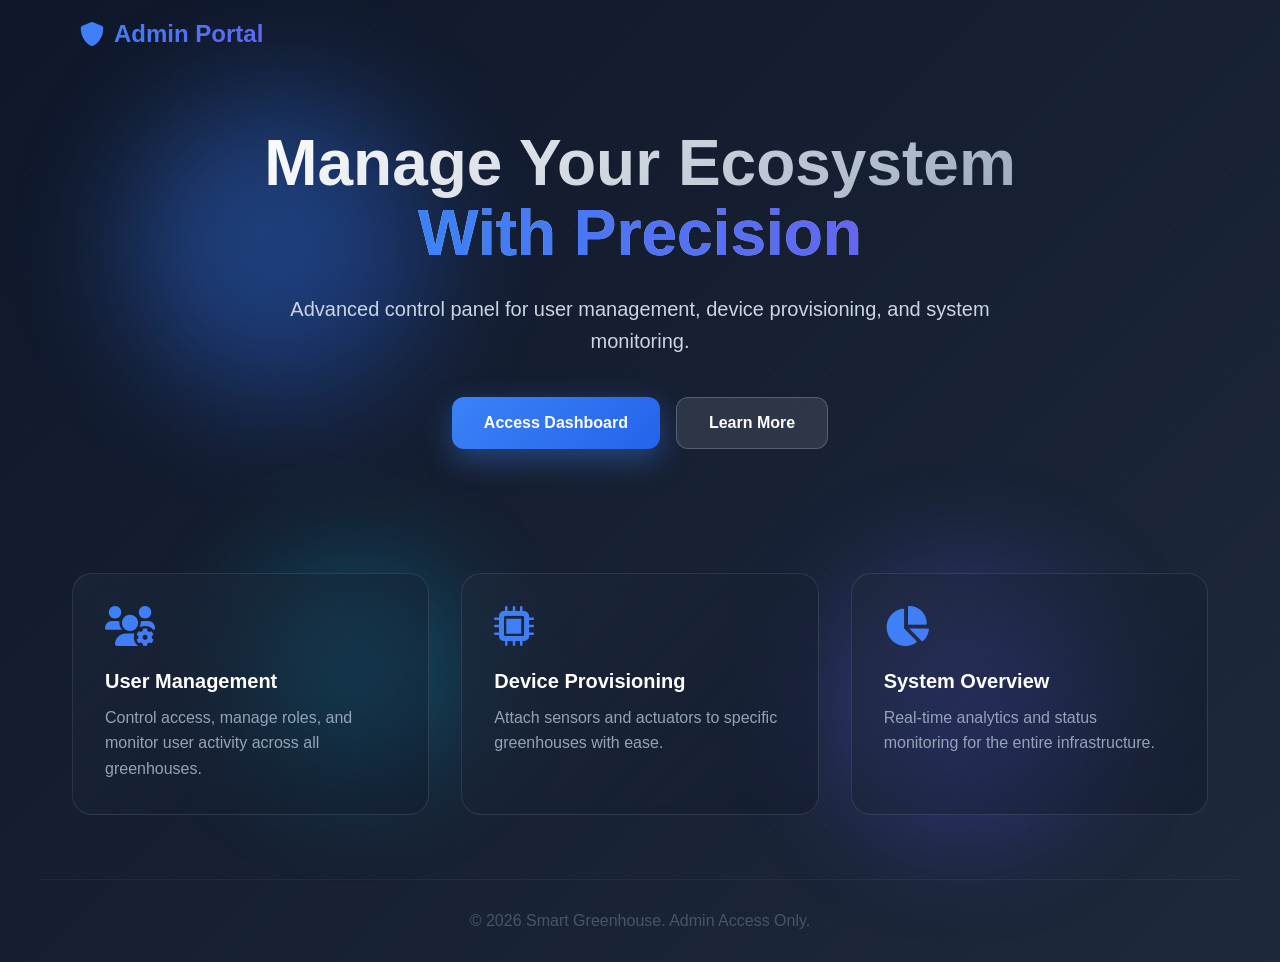
<file: index.html>
<!DOCTYPE html>
<html lang="en">

<head>
    <meta charset="UTF-8">
    <meta name="viewport" content="width=device-width, initial-scale=1.0">
    <title>Smart Greenhouse - Admin Portal</title>
    <link rel="icon" type="image/png" sizes="32x32" href="icons/icon-32x32.png">
    <link rel="icon" type="image/png" sizes="16x16" href="icons/icon-16x16.png">
    <link rel="apple-touch-icon" sizes="192x192" href="icons/icon-192x192.png">
    <link rel="manifest" href="manifest.json">
    <link rel="stylesheet" href="css/style.css">
    <link rel="stylesheet" href="css/loading.css">
    <link rel="stylesheet" href="css/modal.css">
    <link rel="stylesheet" href="css/filters.css">
    <!-- Font Awesome for Icons -->
    <link rel="stylesheet" href="https://cdnjs.cloudflare.com/ajax/libs/font-awesome/6.0.0/css/all.min.css">
</head>

<body>
    <div id="loading">
        <div class="spinner"></div>
        <p id="loading-text">Initializing Admin Portal...</p>
    </div>

    <div id="app" style="display: none;">
        <header class="top-nav">
            <div class="nav-brand">
                <i class="fas fa-leaf"></i> Admin
            </div>

            <ul class="nav-links">
                <li><a href="#" class="nav-link active" data-view="dashboard"><i class="fas fa-chart-line"></i>
                        Dashboard</a></li>
                <li><a href="#" class="nav-link" data-view="users"><i class="fas fa-users"></i> Users</a></li>
                <li><a href="#" class="nav-link" data-view="greenhouses"><i class="fas fa-warehouse"></i>
                        Greenhouses</a></li>
                <li><a href="#" class="nav-link" data-view="sensors"><i class="fas fa-thermometer-half"></i> Sensors</a>
                </li>
                <li><a href="#" class="nav-link" data-view="actuators"><i class="fas fa-cogs"></i> Actuators</a></li>
            </ul>

            <div class="nav-user">
                <span id="user-info-display">Loading...</span>
                <button id="logout-btn" class="logout-btn-sm">
                    <i class="fas fa-sign-out-alt"></i>
                </button>
            </div>
        </header>

        <main class="main-content">
            <header>
                <h1 id="page-title">Dashboard</h1>
            </header>
            <div id="main-content">
                <!-- Dynamic Content Loaded Here -->
            </div>
        </main>
    </div>

    <script type="module" src="js/init.js"></script>
</body>

</html>
</file>
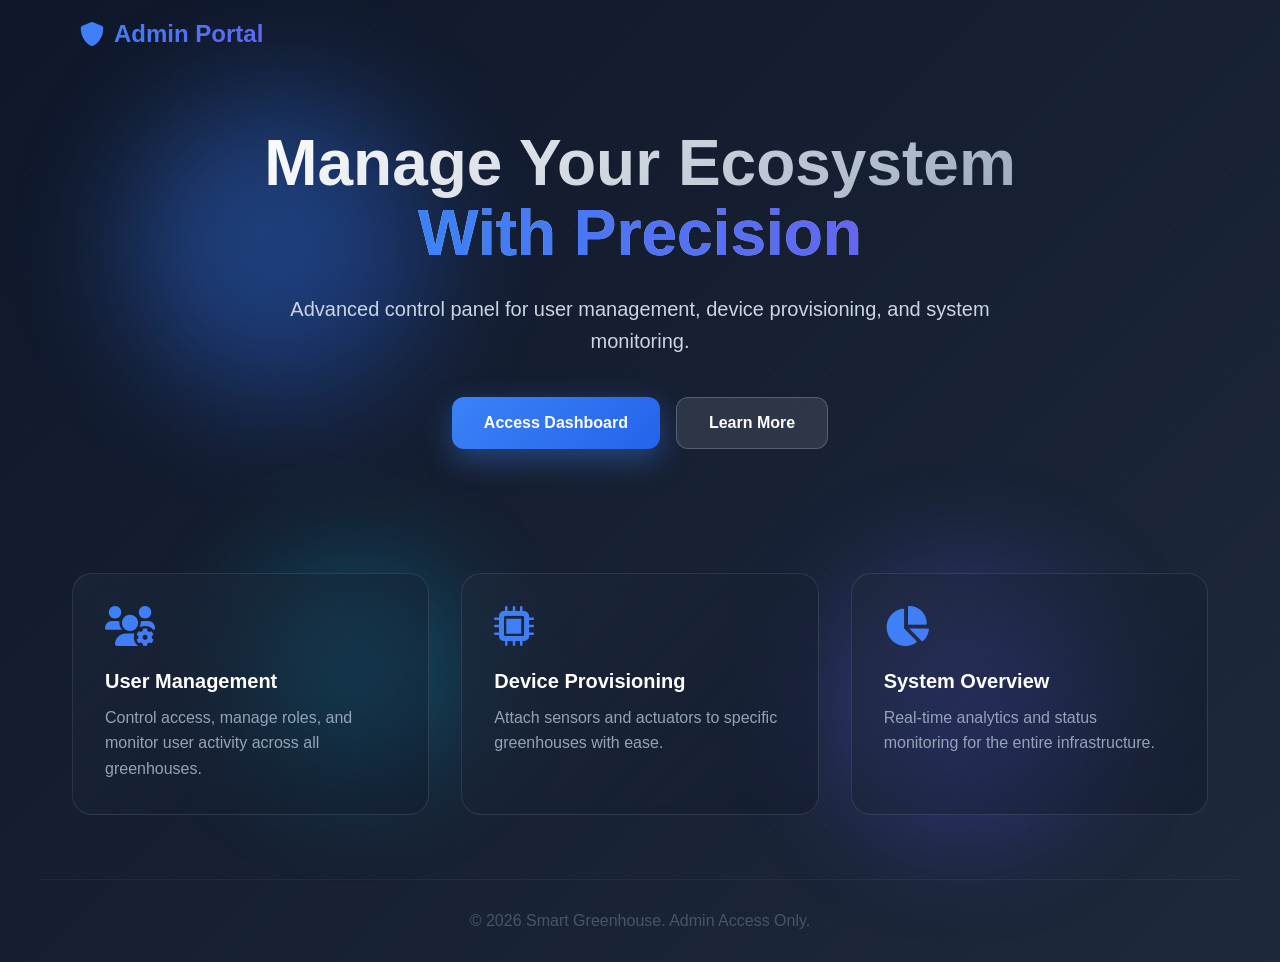
<file: pages/welcome.html>
<!DOCTYPE html>
<html lang="en">

<head>
    <meta charset="UTF-8">
    <meta name="viewport" content="width=device-width, initial-scale=1.0">
    <title>Smart Greenhouse Admin - Welcome</title>
    <link rel="icon" type="image/png" sizes="32x32" href="../icons/icon-32x32.png">
    <link rel="icon" type="image/png" sizes="16x16" href="../icons/icon-16x16.png">
    <link rel="apple-touch-icon" sizes="192x192" href="../icons/icon-192x192.png">
    <link rel="manifest" href="../manifest.json">
    <meta name="theme-color" content="#3b82f6">
    <link rel="stylesheet" href="../css/welcome.css">
    <link rel="stylesheet" href="https://cdnjs.cloudflare.com/ajax/libs/font-awesome/6.0.0/css/all.min.css">
</head>

<body>
    <!-- Animated Background Elements -->
    <div class="bg-animation"></div>
    <div class="floating-element float-1"></div>
    <div class="floating-element float-2"></div>
    <div class="floating-element float-3"></div>

    <div class="welcome-container">
        <header>
            <div class="logo"><i class="fas fa-shield-alt"></i> Admin Portal</div>
        </header>

        <main class="hero">
            <div class="hero-content">
                <h1>Manage Your Ecosystem<br><span class="highlight">With Precision</span></h1>
                <p>Advanced control panel for user management, device provisioning, and system monitoring.</p>
                <div class="cta-group">
                    <button class="btn-primary" onclick="redirectToLogin()">Access Dashboard</button>
                    <button class="btn-secondary" onclick="scrollToFeatures()">Learn More</button>
                </div>
            </div>
        </main>

        <section id="features" class="features">
            <div class="feature-card">
                <i class="fas fa-users-cog"></i>
                <h3>User Management</h3>
                <p>Control access, manage roles, and monitor user activity across all greenhouses.</p>
            </div>
            <div class="feature-card">
                <i class="fas fa-microchip"></i>
                <h3>Device Provisioning</h3>
                <p>Attach sensors and actuators to specific greenhouses with ease.</p>
            </div>
            <div class="feature-card">
                <i class="fas fa-chart-pie"></i>
                <h3>System Overview</h3>
                <p>Real-time analytics and status monitoring for the entire infrastructure.</p>
            </div>
        </section>

        <footer>
            <p>&copy; 2026 Smart Greenhouse. Admin Access Only.</p>
        </footer>
    </div>

    <script type="module" src="../js/welcome.js"></script>
</body>

</html>
</file>
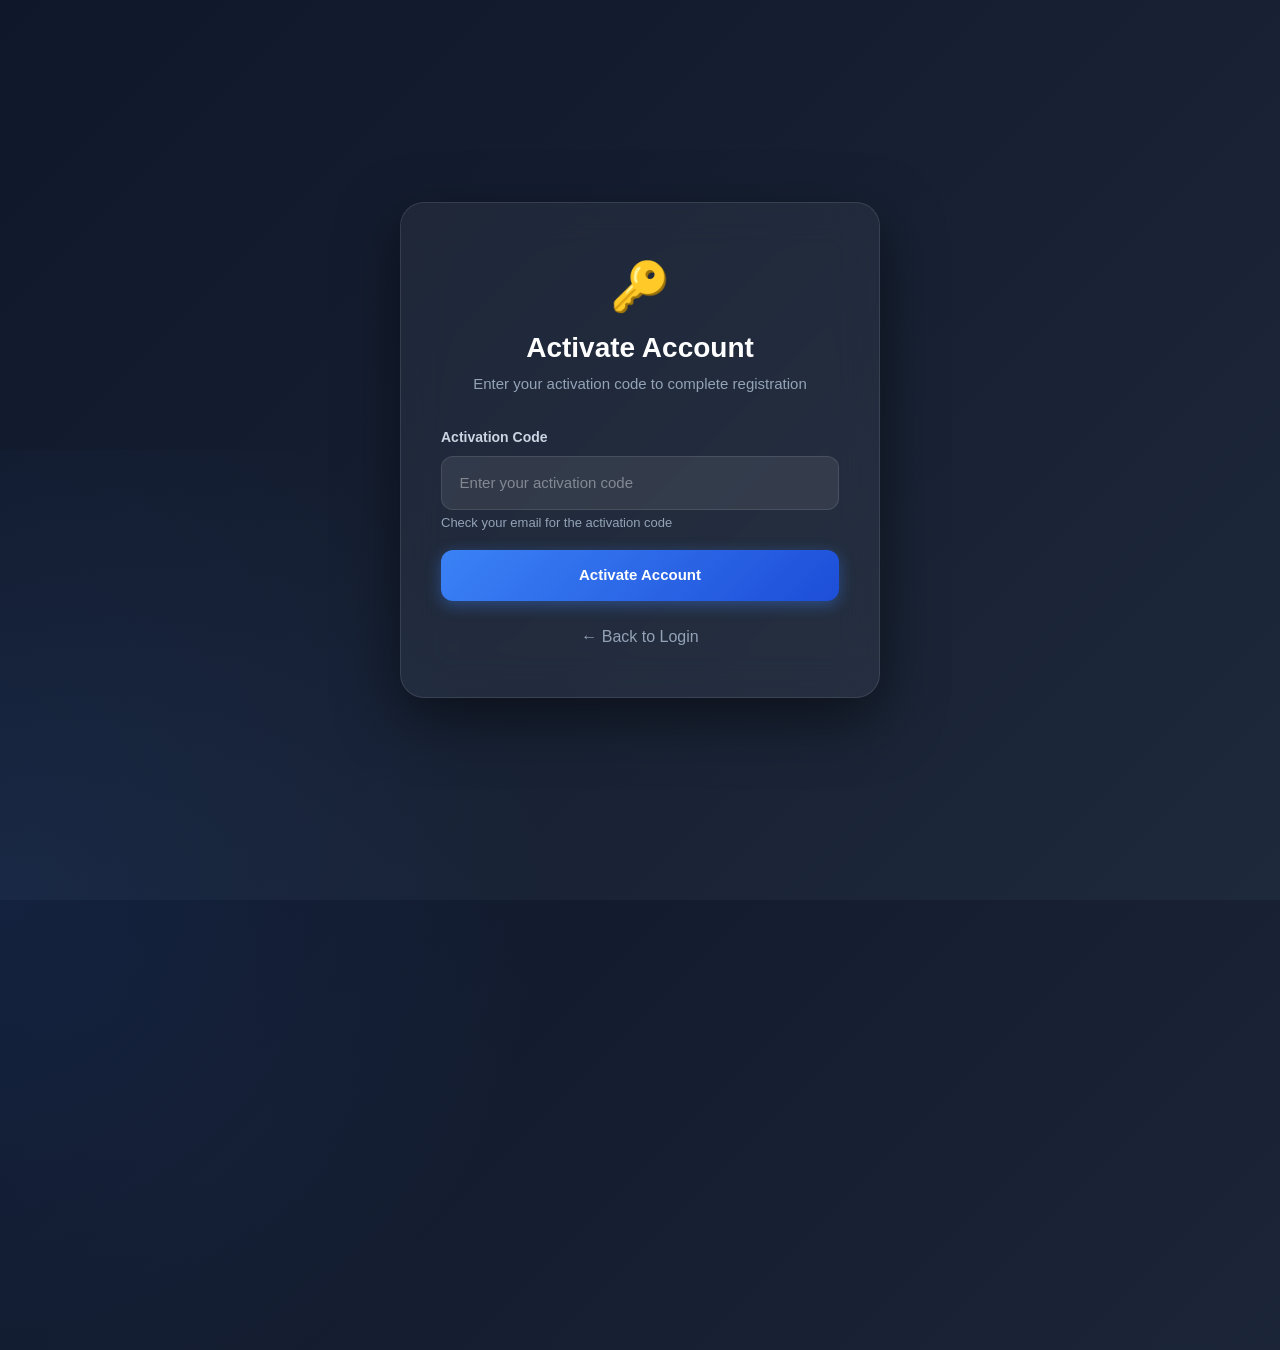
<file: src/main/resources/Activate.html>
<!DOCTYPE html>
<html lang="en">

<head>
    <meta charset="UTF-8">
    <meta name="viewport" content="width=device-width, initial-scale=1.0">
    <title>Smart Greenhouse - Activate Account</title>
    <!-- Bootstrap CSS and Icons -->
    <link href="https://cdn.jsdelivr.net/npm/bootstrap@5.3.0/dist/css/bootstrap.min.css" rel="stylesheet">
    <link rel="stylesheet" href="https://cdn.jsdelivr.net/npm/bootstrap-icons@1.11.1/font/bootstrap-icons.css">
    <style>
        * {
            margin: 0;
            padding: 0;
            box-sizing: border-box;
        }

        body {
            font-family: -apple-system, BlinkMacSystemFont, 'Segoe UI', Roboto, Oxygen, Ubuntu, sans-serif;
            background: linear-gradient(135deg, #0f172a 0%, #1e293b 100%);
            min-height: 100vh;
            display: flex;
            align-items: center;
            justify-content: center;
            position: relative;
            overflow: hidden;
        }

        body::after {
            content: '';
            position: absolute;
            bottom: -50%;
            left: -50%;
            width: 100%;
            height: 100%;
            background: radial-gradient(circle, rgba(59, 130, 246, 0.1) 0%, transparent 70%);
            animation: float 25s infinite ease-in-out;
        }

        @keyframes float {

            0%,
            100% {
                transform: translate(0, 0);
            }

            50% {
                transform: translate(150px, -150px);
            }
        }

        .activate-container {
            width: 100%;
            max-width: 480px;
            background: rgba(255, 255, 255, 0.05);
            backdrop-filter: blur(20px);
            border-radius: 24px;
            padding: 3rem 2.5rem;
            box-shadow: 0 20px 60px rgba(0, 0, 0, 0.5);
            border: 1px solid rgba(255, 255, 255, 0.1);
            animation: slideUp 0.6s ease-out;
            position: relative;
            z-index: 10;
        }

        @keyframes slideUp {
            from {
                opacity: 0;
                transform: translateY(30px);
            }

            to {
                opacity: 1;
                transform: translateY(0);
            }
        }

        .logo-container {
            text-align: center;
            margin-bottom: 2rem;
        }

        .logo {
            font-size: 48px;
            margin-bottom: 0.5rem;
        }

        h2 {
            color: white;
            font-size: 28px;
            font-weight: 700;
            margin-bottom: 0.5rem;
        }

        .subtitle {
            color: #94a3b8;
            font-size: 15px;
            margin-bottom: 2rem;
        }

        .form-label {
            color: #cbd5e1;
            font-size: 14px;
            font-weight: 600;
            margin-bottom: 0.5rem;
            display: block;
        }

        .form-control {
            background: rgba(255, 255, 255, 0.08);
            border: 1px solid rgba(255, 255, 255, 0.1);
            padding: 0.9rem 1.1rem;
            border-radius: 12px;
            color: white;
            font-size: 15px;
            transition: all 0.3s ease;
        }

        .form-control::placeholder {
            color: rgba(255, 255, 255, 0.4);
        }

        .form-control:focus {
            background: rgba(255, 255, 255, 0.1);
            border-color: #3b82f6;
            box-shadow: 0 0 0 3px rgba(59, 130, 246, 0.2);
            outline: none;
            color: white;
        }

        small {
            color: #94a3b8;
            font-size: 13px;
        }

        .btn-activate {
            background: linear-gradient(135deg, #3b82f6 0%, #1d4ed8 100%);
            border: none;
            padding: 0.9rem;
            border-radius: 12px;
            width: 100%;
            color: white;
            font-weight: 600;
            font-size: 15px;
            transition: all 0.3s ease;
            box-shadow: 0 4px 15px rgba(59, 130, 246, 0.4);
        }

        .btn-activate:hover {
            transform: translateY(-2px);
            box-shadow: 0 6px 20px rgba(59, 130, 246, 0.6);
            background: linear-gradient(135deg, #1d4ed8 0%, #1e40af 100%);
        }

        .btn-activate:active {
            transform: translateY(0);
        }

        .btn-activate:disabled {
            background: linear-gradient(135deg, #475569 0%, #64748b 100%);
            cursor: not-allowed;
            transform: none;
            box-shadow: none;
        }

        .message-box {
            padding: 1rem 1.2rem;
            border-radius: 12px;
            margin-bottom: 1.5rem;
            display: none;
            animation: fadeIn 0.3s ease;
            font-size: 14px;
        }

        @keyframes fadeIn {
            from {
                opacity: 0;
                transform: translateY(-10px);
            }

            to {
                opacity: 1;
                transform: translateY(0);
            }
        }

        .message-box.success {
            background: rgba(16, 185, 129, 0.15);
            border: 1px solid rgba(16, 185, 129, 0.3);
            color: #6ee7b7;
        }

        .message-box.error {
            background: rgba(239, 68, 68, 0.15);
            border: 1px solid rgba(239, 68, 68, 0.3);
            color: #fca5a5;
        }

        .message-box.info {
            background: rgba(59, 130, 246, 0.15);
            border: 1px solid rgba(59, 130, 246, 0.3);
            color: #93c5fd;
        }

        .spinner-border-sm {
            width: 1rem;
            height: 1rem;
            border-width: 0.15em;
        }

        a {
            color: #94a3b8;
            text-decoration: none;
            font-weight: 500;
            transition: color 0.3s ease;
        }

        a:hover {
            color: #3b82f6;
        }

        @media (max-width: 640px) {
            .activate-container {
                margin: 1rem;
                padding: 2rem 1.5rem;
            }
        }
    </style>
</head>

<body>
    <div class="activate-container">
        <div class="logo-container">
            <div class="logo">🔑</div>
            <h2>Activate Account</h2>
            <p class="subtitle">Enter your activation code to complete registration</p>
        </div>

        <!-- Message Box -->
        <div id="messageBox" class="message-box"></div>

        <form id="activateForm" action="/iam/rest-iam/register/activate" method="POST">
            <div class="mb-3">
                <label for="activationCode" class="form-label">Activation Code</label>
                <input type="text" id="activationCode" name="code" class="form-control"
                    placeholder="Enter your activation code" required autocomplete="one-time-code">
                <small>Check your email for the activation code</small>
            </div>

            <button type="submit" id="activateBtn" class="btn btn-activate mb-4">
                <span id="btnText">Activate Account</span>
                <span id="btnSpinner" class="spinner-border spinner-border-sm d-none"></span>
            </button>

            <div class="text-center">
                <a href="/iam/rest-iam/register/authorize">← Back to Login</a>
            </div>
        </form>
    </div>

    <!-- Bootstrap JS -->
    <script src="https://cdn.jsdelivr.net/npm/bootstrap@5.3.0/dist/js/bootstrap.bundle.min.js"></script>

    <script>
        function showMessage(message, type) {
            const messageBox = document.getElementById('messageBox');
            messageBox.textContent = message;
            messageBox.className = `message-box ${type}`;
            messageBox.style.display = 'block';
        }

        function setLoading(loading) {
            const btn = document.getElementById('activateBtn');
            const btnText = document.getElementById('btnText');
            const btnSpinner = document.getElementById('btnSpinner');

            btn.disabled = loading;
            if (loading) {
                btnText.classList.add('d-none');
                btnSpinner.classList.remove('d-none');
            } else {
                btnText.classList.remove('d-none');
                btnSpinner.classList.add('d-none');
            }
        }

        async function handleActivation(e) {
            e.preventDefault();

            const form = document.getElementById('activateForm');
            const formData = new FormData(form);
            const code = formData.get('code');

            if (!code || code.trim() === '') {
                showMessage('Please enter an activation code', 'error');
                return;
            }

            setLoading(true);
            showMessage('Activating your account...', 'info');

            try {
                const response = await fetch(form.action, {
                    method: 'POST',
                    headers: {
                        'Content-Type': 'application/x-www-form-urlencoded'
                    },
                    body: new URLSearchParams(formData),
                    credentials: 'same-origin'
                });

                if (response.ok) {
                    showMessage('✅ Account activated successfully! Redirecting...', 'success');
                    setTimeout(() => {
                        window.location.href = 'http://localhost:8000';
                    }, 2000);
                } else {
                    const errorText = await response.text();
                    showMessage(`❌ Activation failed: ${errorText || 'Invalid or expired activation code'}`, 'error');
                }
            } catch (error) {
                console.error('Activation error:', error);
                showMessage(`❌ Error: ${error.message}`, 'error');
            } finally {
                setLoading(false);
            }
        }

        // Auto-activate if token is in URL
        function checkUrlToken() {
            const urlParams = new URLSearchParams(window.location.search);
            const code = urlParams.get('code');

            if (code) {
                document.getElementById('activationCode').value = code;
                showMessage('Activation code detected. Click "Activate Account" to continue.', 'info');
            }
        }

        document.getElementById('activateForm').addEventListener('submit', handleActivation);
        window.addEventListener('load', checkUrlToken);
    </script>
</body>

</html>
</file>
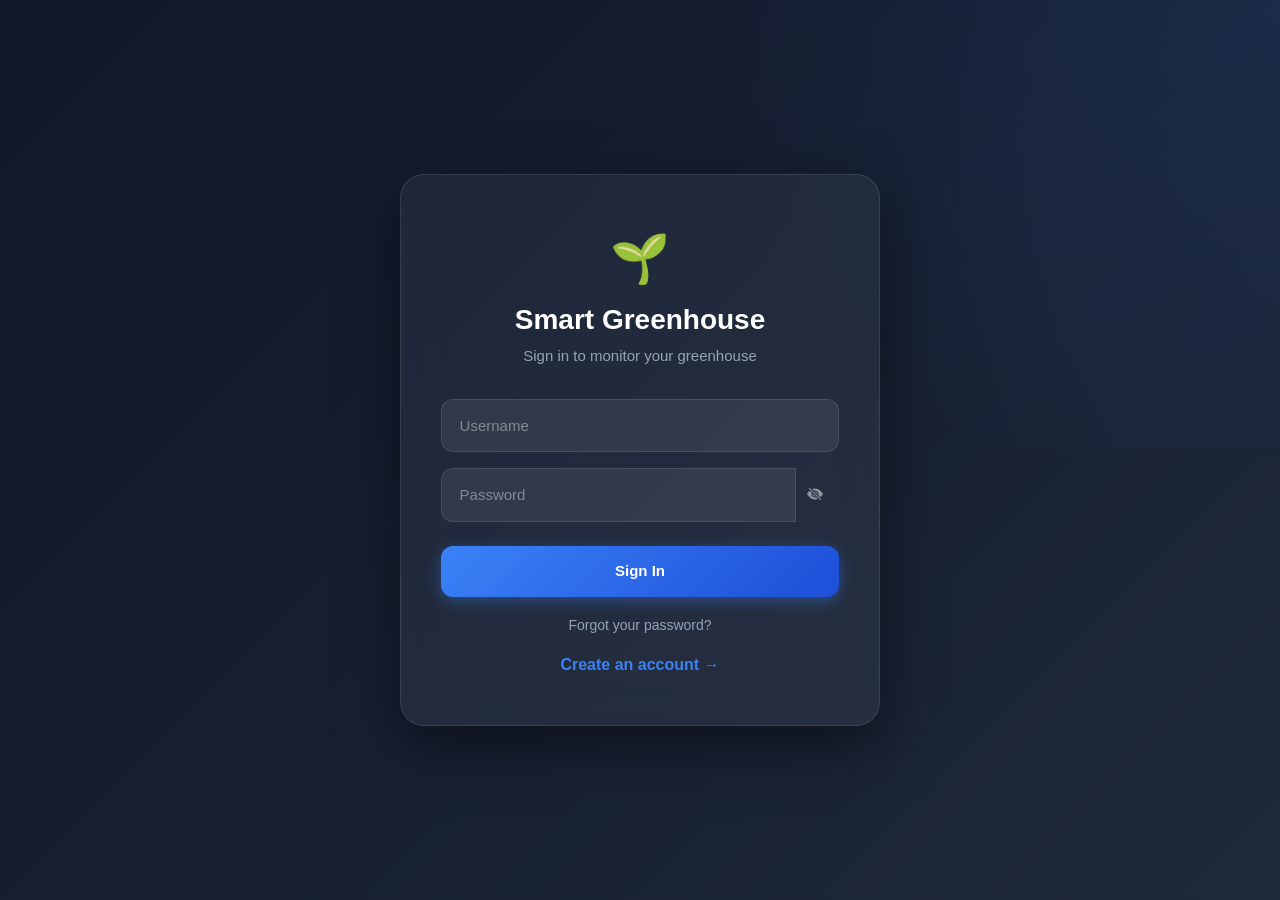
<file: src/main/resources/Login.html>
<!DOCTYPE html>
<html lang="en">

<head>
    <meta charset="UTF-8">
    <meta name="viewport" content="width=device-width, initial-scale=1.0">
    <title>Smart Greenhouse - Login</title>
    <!-- Bootstrap CSS and Icons -->
    <link href="https://cdn.jsdelivr.net/npm/bootstrap@5.3.0/dist/css/bootstrap.min.css" rel="stylesheet">
    <link rel="stylesheet" href="https://cdn.jsdelivr.net/npm/bootstrap-icons@1.11.1/font/bootstrap-icons.css">
    <style>
        * {
            margin: 0;
            padding: 0;
            box-sizing: border-box;
        }

        body {
            font-family: -apple-system, BlinkMacSystemFont, 'Segoe UI', Roboto, Oxygen, Ubuntu, sans-serif;
            background: linear-gradient(135deg, #0f172a 0%, #1e293b 100%);
            min-height: 100vh;
            display: flex;
            align-items: center;
            justify-content: center;
            position: relative;
            overflow: hidden;
        }

        /* Animated background elements */
        body::before {
            content: '';
            position: absolute;
            top: -50%;
            right: -50%;
            width: 100%;
            height: 100%;
            background: radial-gradient(circle, rgba(59, 130, 246, 0.1) 0%, transparent 70%);
            animation: float 20s infinite ease-in-out;
        }

        @keyframes float {

            0%,
            100% {
                transform: translate(0, 0);
            }

            50% {
                transform: translate(-100px, -100px);
            }
        }

        .login-container {
            width: 100%;
            max-width: 480px;
            background: rgba(255, 255, 255, 0.05);
            backdrop-filter: blur(20px);
            border-radius: 24px;
            padding: 3rem 2.5rem;
            box-shadow: 0 20px 60px rgba(0, 0, 0, 0.5);
            border: 1px solid rgba(255, 255, 255, 0.1);
            animation: slideUp 0.6s ease-out;
            position: relative;
            z-index: 10;
        }

        @keyframes slideUp {
            from {
                opacity: 0;
                transform: translateY(30px);
            }

            to {
                opacity: 1;
                transform: translateY(0);
            }
        }

        .logo-container {
            text-align: center;
            margin-bottom: 2rem;
        }

        .logo {
            font-size: 48px;
            margin-bottom: 0.5rem;
        }

        h2 {
            color: white;
            font-size: 28px;
            font-weight: 700;
            margin-bottom: 0.5rem;
        }

        .subtitle {
            color: #94a3b8;
            font-size: 15px;
            margin-bottom: 2rem;
        }

        .form-control {
            background: rgba(255, 255, 255, 0.08);
            border: 1px solid rgba(255, 255, 255, 0.1);
            padding: 0.9rem 1.1rem;
            border-radius: 12px;
            color: white;
            font-size: 15px;
            transition: all 0.3s ease;
        }

        .form-control::placeholder {
            color: rgba(255, 255, 255, 0.4);
        }

        .form-control:focus {
            background: rgba(255, 255, 255, 0.1);
            border-color: #3b82f6;
            box-shadow: 0 0 0 3px rgba(59, 130, 246, 0.2);
            outline: none;
            color: white;
        }

        .input-group-text {
            background: transparent;
            border: none;
            cursor: pointer;
            padding-right: 1rem;
        }

        .eye-icon {
            color: rgba(255, 255, 255, 0.5);
            transition: color 0.3s ease;
        }

        .eye-icon:hover {
            color: rgba(255, 255, 255, 0.9);
        }

        .btn-login {
            background: linear-gradient(135deg, #3b82f6 0%, #1d4ed8 100%);
            border: none;
            padding: 0.9rem;
            border-radius: 12px;
            width: 100%;
            color: white;
            font-weight: 600;
            font-size: 15px;
            transition: all 0.3s ease;
            box-shadow: 0 4px 15px rgba(59, 130, 246, 0.4);
        }

        .btn-login:hover {
            transform: translateY(-2px);
            box-shadow: 0 6px 20px rgba(59, 130, 246, 0.6);
            background: linear-gradient(135deg, #1d4ed8 0%, #1e40af 100%);
        }

        .btn-login:active {
            transform: translateY(0);
        }

        .btn-login:disabled {
            background: linear-gradient(135deg, #475569 0%, #64748b 100%);
            cursor: not-allowed;
            transform: none;
            box-shadow: none;
        }

        .forgot-password {
            color: #94a3b8;
            text-decoration: none;
            font-size: 14px;
            transition: color 0.3s ease;
        }

        .forgot-password:hover {
            color: #3b82f6;
        }

        .create-account {
            color: #3b82f6;
            text-decoration: none;
            font-weight: 600;
            transition: color 0.3s ease;
        }

        .create-account:hover {
            color: #60a5fa;
        }

        .message-box {
            padding: 1rem;
            border-radius: 12px;
            margin-bottom: 1.5rem;
            display: none;
            animation: fadeIn 0.3s ease;
        }

        @keyframes fadeIn {
            from {
                opacity: 0;
                transform: translateY(-10px);
            }

            to {
                opacity: 1;
                transform: translateY(0);
            }
        }

        .message-box.error {
            background: rgba(239, 68, 68, 0.15);
            border: 1px solid rgba(239, 68, 68, 0.3);
            color: #fca5a5;
        }

        .spinner-border-sm {
            width: 1rem;
            height: 1rem;
            border-width: 0.15em;
        }

        /* Responsive */
        @media (max-width: 640px) {
            .login-container {
                margin: 1rem;
                padding: 2rem 1.5rem;
            }
        }
    </style>
    <script>
        function showMessage(message, type) {
            const messageBox = document.getElementById('messageBox');
            messageBox.textContent = message;
            messageBox.className = `message-box ${type}`;
            messageBox.style.display = 'block';
        }

        function setLoading(loading) {
            const btn = document.querySelector('.btn-login');
            const btnText = document.getElementById('btnText');
            const btnSpinner = document.getElementById('btnSpinner');

            btn.disabled = loading;
            if (loading) {
                btnText.classList.add('d-none');
                btnSpinner.classList.remove('d-none');
            } else {
                btnText.classList.remove('d-none');
                btnSpinner.classList.add('d-none');
            }
        }

        function parseQueryString(string) {
            if (string == "") { return {}; }
            var segments = string.split("&").map(s => s.split("="));
            var queryString = {};
            segments.forEach(s => queryString[s[0]] = s[1]);
            return queryString;
        }
        function base64ArrayBuffer(arrayBuffer) {
            let base64 = '';
            const encodings = 'ABCDEFGHIJKLMNOPQRSTUVWXYZabcdefghijklmnopqrstuvwxyz0123456789+/';

            let bytes = new Uint8Array(arrayBuffer);
            let byteLength = bytes.byteLength;
            let byteRemainder = byteLength % 3;
            let mainLength = byteLength - byteRemainder;

            let a, b, c, d;
            let chunk;

            // Main loop deals with bytes in chunks of 3
            for (let i = 0; i < mainLength; i = i + 3) {
                // Combine the three bytes into a single integer
                chunk = (bytes[i] << 16) | (bytes[i + 1] << 8) | bytes[i + 2];

                // Use bitmasks to extract 6-bit segments from the triplet
                a = (chunk & 16515072) >> 18; // 16515072 = (2^6 - 1) << 18
                b = (chunk & 258048) >> 12; // 258048   = (2^6 - 1) << 12
                c = (chunk & 4032) >> 6; // 4032     = (2^6 - 1) << 6
                d = chunk & 63;               // 63       = 2^6 - 1

                // Convert the raw binary segments to the appropriate ASCII encoding
                base64 += encodings[a] + encodings[b] + encodings[c] + encodings[d];
            }

            // Deal with the remaining bytes and padding
            if (byteRemainder === 1) {
                chunk = bytes[mainLength];

                a = (chunk & 252) >> 2; // 252 = (2^6 - 1) << 2

                // Set the 4 least significant bits to zero
                b = (chunk & 3) << 4; // 3   = 2^2 - 1

                base64 += encodings[a] + encodings[b] + '==';
            } else if (byteRemainder === 2) {
                chunk = (bytes[mainLength] << 8) | bytes[mainLength + 1];

                a = (chunk & 64512) >> 10; // 64512 = (2^6 - 1) << 10
                b = (chunk & 1008) >> 4; // 1008  = (2^6 - 1) << 4

                // Set the 2 least significant bits to zero
                c = (chunk & 15) << 2; // 15    = 2^4 - 1

                base64 += encodings[a] + encodings[b] + encodings[c] + '=';
            }

            return base64;
        }


        async function signIn(e) {
            e.preventDefault();
            let loginForm = document.getElementById('signInForm');
            let payload = new FormData(loginForm);

            setLoading(true);
            document.getElementById('messageBox').style.display = 'none';

            // Submit the form naturally without fetch to avoid CORS issues with redirects
            // The browser will handle the redirect properly
            loginForm.removeEventListener('submit', signIn);
            loginForm.submit();
        }
    </script>
</head>

<body>
    <!-- Main Content -->
    <div class="login-container">
        <div class="logo-container">
            <div class="logo">🌱</div>
            <h2>Smart Greenhouse</h2>
            <p class="subtitle">Sign in to monitor your greenhouse</p>
        </div>

        <!-- Message Box -->
        <div id="messageBox" class="message-box"></div>

        <form action="login/authorization" method="POST" id="signInForm">
            <div class="mb-3">
                <input type="text" class="form-control" placeholder="Username" name="username" required
                    autocomplete="username">
            </div>

            <div class="mb-4">
                <div class="input-group">
                    <input type="password" id="password" class="form-control" placeholder="Password" name="password"
                        required autocomplete="current-password">
                    <span class="input-group-text" id="togglePassword">
                        <i class="bi bi-eye-slash-fill eye-icon"></i>
                    </span>
                </div>
            </div>

            <button type="submit" class="btn btn-login mb-3">
                <span id="btnText">Sign In</span>
                <span id="btnSpinner" class="spinner-border spinner-border-sm text-light d-none"></span>
            </button>

            <div class="text-center mb-3">
                <a href="#" class="forgot-password">Forgot your password?</a>
            </div>

            <div class="text-center">
                <a href="#" class="create-account" id="createAccountLink">Create an account →</a>
            </div>
        </form>
    </div>

    <!-- Bootstrap JS -->
    <script src="https://cdn.jsdelivr.net/npm/bootstrap@5.3.0/dist/js/bootstrap.bundle.min.js"></script>

    <!-- Password Toggle -->
    <script>
        const togglePassword = document.querySelector('#togglePassword');
        const password = document.querySelector('#password');
        const eyeIcon = togglePassword.querySelector('i');

        togglePassword.addEventListener('click', () => {
            const type = password.type === 'password' ? 'text' : 'password';
            password.type = type;
            eyeIcon.classList.toggle('bi-eye-fill');
            eyeIcon.classList.toggle('bi-eye-slash-fill');
        });
        const q = parseQueryString(window.location.search.substring(1));
        const loginForm = document.getElementById('signInForm');
        const base = loginForm.getAttribute("action");
        if (q.response_type) {
            loginForm.setAttribute("action", `${base}?response_type=${q.response_type}&code_challenge=${q.code_challenge}&state=${q.state}`);
        }

        // Add custom signIn handler for better error display
        loginForm.addEventListener('submit', signIn);

        // Dynamic create account link
        const createAccountLink = document.getElementById('createAccountLink');
        if (q.redirect_uri) {
            createAccountLink.href = `/iam/rest-iam/register/authorize?client_id=${q.client_id || 'smartgreenhouse'}&redirect_uri=${q.redirect_uri}`;
        } else {
            createAccountLink.href = '/iam/rest-iam/register/authorize?client_id=smartgreenhouse&redirect_uri=http://localhost:8000';
        }
    </script>
</body>

</html>
</file>
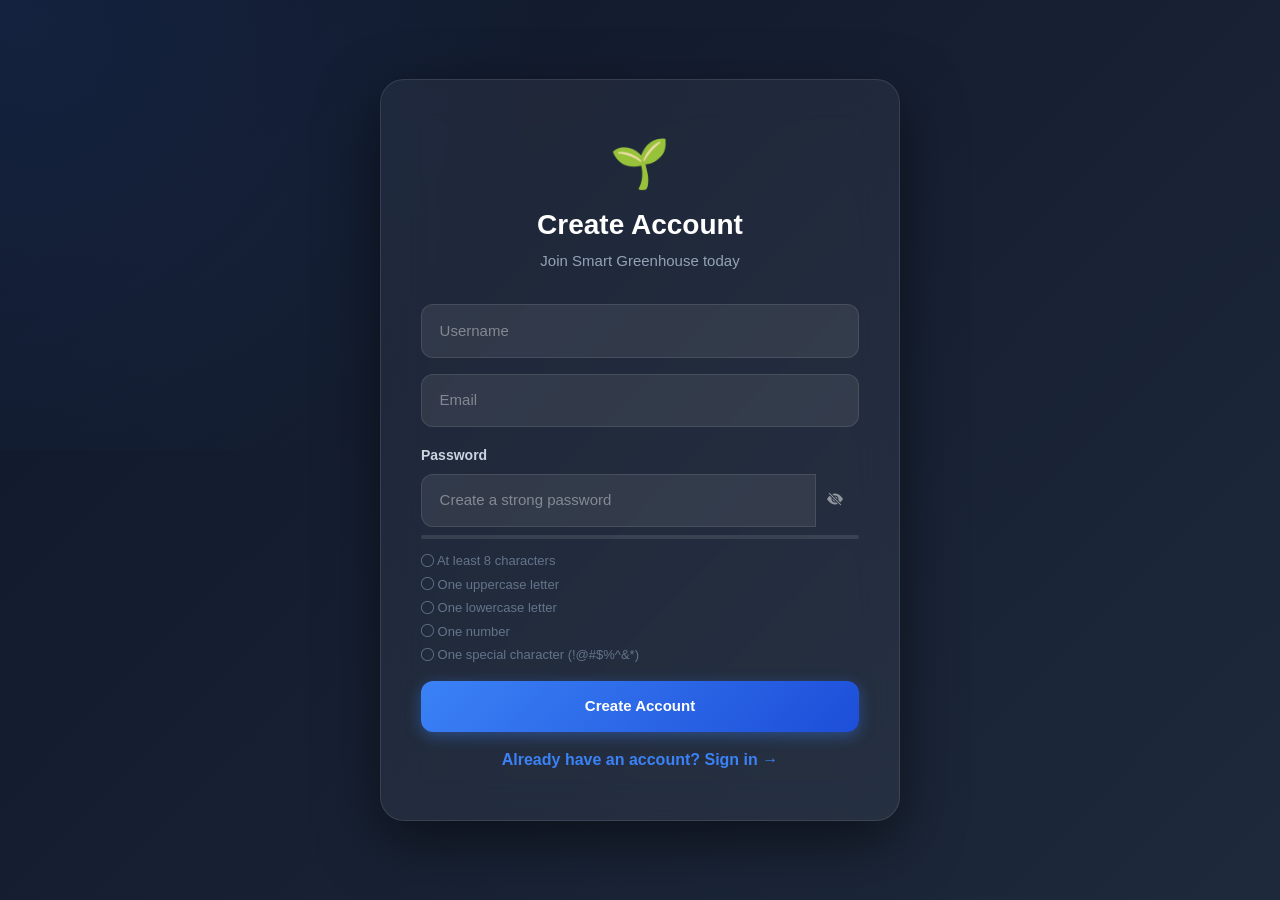
<file: src/main/resources/Register.html>
<!DOCTYPE html>
<html lang="en">

<head>
    <meta charset="UTF-8">
    <meta name="viewport" content="width=device-width, initial-scale=1.0">
    <title>Smart Greenhouse - Sign Up</title>
    <!-- Bootstrap CSS and Icons -->
    <link href="https://cdn.jsdelivr.net/npm/bootstrap@5.3.0/dist/css/bootstrap.min.css" rel="stylesheet">
    <link rel="stylesheet" href="https://cdn.jsdelivr.net/npm/bootstrap-icons@1.11.1/font/bootstrap-icons.css">
    <style>
        * {
            margin: 0;
            padding: 0;
            box-sizing: border-box;
        }

        body {
            font-family: -apple-system, BlinkMacSystemFont, 'Segoe UI', Roboto, Oxygen, Ubuntu, sans-serif;
            background: linear-gradient(135deg, #0f172a 0%, #1e293b 100%);
            min-height: 100vh;
            display: flex;
            align-items: center;
            justify-content: center;
            position: relative;
            overflow-x: hidden;
            padding: 2rem 0;
        }

        body::before {
            content: '';
            position: absolute;
            top: -50%;
            left: -50%;
            width: 100%;
            height: 100%;
            background: radial-gradient(circle, rgba(59, 130, 246, 0.1) 0%, transparent 70%);
            animation: float 20s infinite ease-in-out;
        }

        @keyframes float {

            0%,
            100% {
                transform: translate(0, 0) rotate(0deg);
            }

            50% {
                transform: translate(100px, 100px) rotate(180deg);
            }
        }

        .signup-container {
            width: 100%;
            max-width: 520px;
            background: rgba(255, 255, 255, 0.05);
            backdrop-filter: blur(20px);
            border-radius: 24px;
            padding: 3rem 2.5rem;
            box-shadow: 0 20px 60px rgba(0, 0, 0, 0.5);
            border: 1px solid rgba(255, 255, 255, 0.1);
            animation: slideUp 0.6s ease-out;
            position: relative;
            z-index: 10;
        }

        @keyframes slideUp {
            from {
                opacity: 0;
                transform: translateY(30px);
            }

            to {
                opacity: 1;
                transform: translateY(0);
            }
        }

        .logo-container {
            text-align: center;
            margin-bottom: 2rem;
        }

        .logo {
            font-size: 48px;
            margin-bottom: 0.5rem;
        }

        h2 {
            color: white;
            font-size: 28px;
            font-weight: 700;
            margin-bottom: 0.5rem;
        }

        .subtitle {
            color: #94a3b8;
            font-size: 15px;
            margin-bottom: 2rem;
        }

        .form-label {
            color: #cbd5e1;
            font-size: 14px;
            font-weight: 600;
            margin-bottom: 0.5rem;
        }

        .form-control {
            background: rgba(255, 255, 255, 0.08);
            border: 1px solid rgba(255, 255, 255, 0.1);
            padding: 0.9rem 1.1rem;
            border-radius: 12px;
            color: white;
            font-size: 15px;
            transition: all 0.3s ease;
        }

        .form-control::placeholder {
            color: rgba(255, 255, 255, 0.4);
        }

        .form-control:focus {
            background: rgba(255, 255, 255, 0.1);
            border-color: #3b82f6;
            box-shadow: 0 0 0 3px rgba(59, 130, 246, 0.2);
            outline: none;
            color: white;
        }

        .input-group-text {
            background: transparent;
            border: none;
            cursor: pointer;
            padding-right: 1rem;
        }

        .eye-icon {
            color: rgba(255, 255, 255, 0.5);
            transition: color 0.3s ease;
        }

        .eye-icon:hover {
            color: rgba(255, 255, 255, 0.9);
        }

        .btn-signup {
            background: linear-gradient(135deg, #3b82f6 0%, #1d4ed8 100%);
            border: none;
            padding: 0.9rem;
            border-radius: 12px;
            width: 100%;
            color: white;
            font-weight: 600;
            font-size: 15px;
            transition: all 0.3s ease;
            box-shadow: 0 4px 15px rgba(59, 130, 246, 0.4);
        }

        .btn-signup:hover {
            transform: translateY(-2px);
            box-shadow: 0 6px 20px rgba(59, 130, 246, 0.6);
            background: linear-gradient(135deg, #1d4ed8 0%, #1e40af 100%);
        }

        .btn-signup:active {
            transform: translateY(0);
        }

        /* Password strength meter */
        .password-strength-meter {
            height: 4px;
            background-color: rgba(255, 255, 255, 0.1);
            border-radius: 3px;
            margin-top: 0.5rem;
            overflow: hidden;
        }

        .password-strength-bar {
            height: 100%;
            width: 0%;
            transition: all 0.3s ease;
            border-radius: 3px;
        }

        .password-strength-bar.weak {
            width: 33%;
            background: linear-gradient(90deg, #ef4444 0%, #dc2626 100%);
        }

        .password-strength-bar.medium {
            width: 66%;
            background: linear-gradient(90deg, #f59e0b 0%, #d97706 100%);
        }

        .password-strength-bar.strong {
            width: 100%;
            background: linear-gradient(90deg, #10b981 0%, #059669 100%);
        }

        .password-requirements {
            font-size: 13px;
            margin-top: 0.75rem;
        }

        .requirement {
            color: #64748b;
            transition: color 0.3s;
            margin-bottom: 0.25rem;
        }

        .requirement.met {
            color: #10b981;
        }

        .requirement.met i {
            color: #10b981;
        }

        .error-message {
            color: #fca5a5;
            font-size: 13px;
            margin-top: 0.5rem;
        }

        #backendError {
            background: rgba(239, 68, 68, 0.15);
            border: 1px solid rgba(239, 68, 68, 0.3);
            padding: 1rem;
            border-radius: 12px;
            color: #fca5a5;
            font-size: 14px;
            display: none;
        }

        a {
            color: #3b82f6;
            text-decoration: none;
            font-weight: 600;
            transition: color 0.3s ease;
        }

        a:hover {
            color: #60a5fa;
        }

        @media (max-width: 640px) {
            .signup-container {
                margin: 1rem;
                padding: 2rem 1.5rem;
            }
        }
    </style>
</head>

<body>
    <div class="signup-container">
        <div class="logo-container">
            <div class="logo">🌱</div>
            <h2>Create Account</h2>
            <p class="subtitle">Join Smart Greenhouse today</p>
        </div>

        <form id="registerForm" action="/iam/rest-iam/register" method="POST">
            <div class="mb-3">
                <input type="text" id="username" name="username" class="form-control" placeholder="Username" required
                    autocomplete="username">
                <small class="error-message d-none" id="usernameError">Username is required</small>
            </div>

            <div class="mb-3">
                <input type="email" id="email" name="email" class="form-control" placeholder="Email" required
                    autocomplete="email">
                <small class="error-message d-none" id="emailError">Valid email is required</small>
            </div>

            <div class="mb-3">
                <label class="form-label">Password</label>
                <div class="input-group">
                    <input type="password" id="password" name="password" class="form-control"
                        placeholder="Create a strong password" required autocomplete="new-password">
                    <span class="input-group-text" id="togglePassword">
                        <i class="bi bi-eye-slash-fill eye-icon"></i>
                    </span>
                </div>

                <!-- Password Strength Meter -->
                <div class="password-strength-meter">
                    <div id="strengthBar" class="password-strength-bar"></div>
                </div>
                <small id="strengthText" style="color: #94a3b8; font-size: 13px;"></small>

                <!-- Password Requirements -->
                <div class="password-requirements">
                    <div class="requirement" id="req-length">
                        <i class="bi bi-circle"></i> At least 8 characters
                    </div>
                    <div class="requirement" id="req-uppercase">
                        <i class="bi bi-circle"></i> One uppercase letter
                    </div>
                    <div class="requirement" id="req-lowercase">
                        <i class="bi bi-circle"></i> One lowercase letter
                    </div>
                    <div class="requirement" id="req-number">
                        <i class="bi bi-circle"></i> One number
                    </div>
                    <div class="requirement" id="req-special">
                        <i class="bi bi-circle"></i> One special character (!@#$%^&*)
                    </div>
                </div>

                <small class="error-message d-none" id="passwordError">Password does not meet requirements</small>
            </div>

            <div id="backendError"></div>

            <button type="submit" class="btn btn-signup mb-3">Create Account</button>

            <div class="text-center">
                <a href="#" id="loginLink">Already have an account? Sign in →</a>
            </div>
        </form>
    </div>

    <!-- Bootstrap JS -->
    <script src="https://cdn.jsdelivr.net/npm/bootstrap@5.3.0/dist/js/bootstrap.bundle.min.js"></script>
    <script>
        // Password visibility toggle
        document.getElementById('togglePassword').addEventListener('click', function () {
            const passwordField = document.getElementById('password');
            const icon = this.querySelector('i');
            const type = passwordField.getAttribute('type') === 'password' ? 'text' : 'password';
            passwordField.setAttribute('type', type);
            icon.classList.toggle('bi-eye-slash-fill');
            icon.classList.toggle('bi-eye-fill');
        });

        // Password strength checker
        function checkPasswordStrength(password) {
            let strength = 0;
            const requirements = {
                length: password.length >= 8,
                uppercase: /[A-Z]/.test(password),
                lowercase: /[a-z]/.test(password),
                number: /[0-9]/.test(password),
                special: /[!@#$%^&*(),.?":{}|<>]/.test(password)
            };

            // Update requirement indicators
            document.getElementById('req-length').classList.toggle('met', requirements.length);
            document.getElementById('req-uppercase').classList.toggle('met', requirements.uppercase);
            document.getElementById('req-lowercase').classList.toggle('met', requirements.lowercase);
            document.getElementById('req-number').classList.toggle('met', requirements.number);
            document.getElementById('req-special').classList.toggle('met', requirements.special);

            // Update icons
            Object.keys(requirements).forEach(key => {
                const el = document.getElementById(`req-${key}`).querySelector('i');
                if (requirements[key]) {
                    el.className = 'bi bi-check-circle-fill';
                } else {
                    el.className = 'bi bi-circle';
                }
            });

            // Calculate strength
            if (requirements.length) strength++;
            if (requirements.uppercase) strength++;
            if (requirements.lowercase) strength++;
            if (requirements.number) strength++;
            if (requirements.special) strength++;

            const strengthBar = document.getElementById('strengthBar');
            const strengthText = document.getElementById('strengthText');

            if (password.length === 0) {
                strengthBar.className = 'password-strength-bar';
                strengthText.textContent = '';
            } else if (strength <= 2) {
                strengthBar.className = 'password-strength-bar weak';
                strengthText.textContent = 'Weak password ⚠️';
                strengthText.style.color = '#ef4444';
            } else if (strength <= 4) {
                strengthBar.className = 'password-strength-bar medium';
                strengthText.textContent = 'Medium password ⚡';
                strengthText.style.color = '#f59e0b';
            } else {
                strengthBar.className = 'password-strength-bar strong';
                strengthText.textContent = 'Strong password ✓';
                strengthText.style.color = '#10b981';
            }

            return strength >= 4;
        }

        document.getElementById('password').addEventListener('input', function (e) {
            checkPasswordStrength(e.target.value);
        });

        // Form submission
        let isSubmitting = false;
        document.getElementById('registerForm').addEventListener('submit', async function (e) {
            e.preventDefault();

            if (isSubmitting) return;
            isSubmitting = true;

            document.getElementById('backendError').textContent = '';
            document.getElementById('backendError').style.display = 'none';

            const username = document.getElementById('username').value.trim();
            const email = document.getElementById('email').value.trim();
            const password = document.getElementById('password').value;

            let isValid = true;

            if (!username) {
                document.getElementById('usernameError').classList.remove('d-none');
                isValid = false;
            } else {
                document.getElementById('usernameError').classList.add('d-none');
            }

            if (!email || !/\S+@\S+\.\S+/.test(email)) {
                document.getElementById('emailError').classList.remove('d-none');
                isValid = false;
            } else {
                document.getElementById('emailError').classList.add('d-none');
            }

            if (!checkPasswordStrength(password)) {
                document.getElementById('passwordError').classList.remove('d-none');
                isValid = false;
            } else {
                document.getElementById('passwordError').classList.add('d-none');
            }

            if (!isValid) {
                isSubmitting = false;
                return;
            }

            const formData = new FormData(this);
            try {
                const response = await fetch(this.action, {
                    method: 'POST',
                    headers: { 'Content-Type': 'application/x-www-form-urlencoded' },
                    body: new URLSearchParams(formData),
                    credentials: 'same-origin'
                });

                if (response.ok) {
                    const result = await response.text();
                    document.open();
                    document.write(result);
                    document.close();
                } else {
                    const errorText = await response.text();
                    const parser = new DOMParser();
                    function decodeHtmlEntities(encodedString) {
                        const textarea = document.createElement("textarea");
                        textarea.innerHTML = encodedString;
                        return textarea.value;
                    }
                    const decodedHtml = decodeHtmlEntities(errorText);
                    const doc = parser.parseFromString(decodedHtml, "text/html");
                    const errorMessage = doc.querySelector("p")?.textContent;

                    const backendErrorDiv = document.getElementById('backendError');
                    backendErrorDiv.textContent = errorMessage || "An unexpected error occurred!";
                    backendErrorDiv.style.display = 'block';
                    isSubmitting = false;
                }
            } catch (err) {
                console.error(err);
                document.getElementById('backendError').textContent = 'Network error: ' + err.message;
                document.getElementById('backendError').style.display = 'block';
                isSubmitting = false;
            }
        });

        // Query string parser
        function parseQueryString(string) {
            if (string == "") { return {}; }
            var segments = string.split("&").map(s => s.split("="));
            var queryString = {};
            segments.forEach(s => queryString[s[0]] = s[1]);
            return queryString;
        }

        let q = parseQueryString(window.location.search.substring(1));
        const loginLink = document.getElementById('loginLink');
        if (q.redirect_uri) {
            loginLink.href = `/iam/rest-iam/authorize?response_type=code&client_id=${q.client_id || 'smartgreenhouse'}&state=${q.state || ''}&scope=resource.read resource.write&redirect_uri=${q.redirect_uri}&code_challenge=${q.code_challenge || ''}&code_challenge_method=S256`;
        } else {
            loginLink.href = '/iam/rest-iam/authorize?response_type=code&client_id=smartgreenhouse&state=&scope=resource.read resource.write&redirect_uri=http://localhost:8000&code_challenge=&code_challenge_method=S256';
        }
    </script>
</body>

</html>
</file>
<file: css/style.css>
:root {
    --bg-dark: #0f172a;
    --bg-card: #1e293b;
    --text-primary: #f8fafc;
    --text-secondary: #94a3b8;
    --accent: #3b82f6;
    /* Blue for Admin */
    --accent-hover: #2563eb;
    --danger: #ef4444;
    --success: #22c55e;
    --sidebar-width: 260px;
}

* {
    margin: 0;
    padding: 0;
    box-sizing: border-box;
    font-family: 'Inter', sans-serif;
}

body {
    background-color: var(--bg-dark);
    color: var(--text-primary);
    min-height: 100vh;
    overflow-x: hidden;
}

/* Navigation */
.top-nav {
    height: 60px;
    background: var(--bg-card);
    display: flex;
    align-items: center;
    justify-content: space-between;
    padding: 0 2rem;
    position: sticky;
    top: 0;
    left: 0;
    right: 0;
    width: 100%;
    z-index: 100;
    border-bottom: 1px solid rgba(255, 255, 255, 0.05);
    box-shadow: 0 4px 6px -1px rgba(0, 0, 0, 0.1);
}

.nav-brand {
    font-size: 1.25rem;
    font-weight: bold;
    color: var(--accent);
    display: flex;
    align-items: center;
    gap: 0.5rem;
}

.nav-links {
    list-style: none;
    display: flex;
    gap: 1rem;
    margin: 0 2rem;
    /* Spacing */
}

.nav-link {
    text-decoration: none;
    color: var(--text-secondary);
    font-size: 0.9rem;
    padding: 0.5rem 1rem;
    border-radius: 6px;
    transition: all 0.2s;
    display: flex;
    align-items: center;
    gap: 6px;
}

.nav-link:hover,
.nav-link.active {
    background: rgba(59, 130, 246, 0.1);
    color: var(--accent);
}

.nav-user {
    display: flex;
    align-items: center;
    gap: 1rem;
    font-size: 0.9rem;
    color: var(--text-primary);
}

.logout-btn-sm {
    background: transparent;
    color: var(--danger);
    border: 1px solid rgba(239, 68, 68, 0.2);
    padding: 6px 10px;
    border-radius: 6px;
    cursor: pointer;
    transition: all 0.2s;
}

.logout-btn-sm:hover {
    background: rgba(239, 68, 68, 0.1);
}

/* Main Content */
.main-content {
    width: 100%;
    max-width: 1400px;
    margin: 0 auto;
    /* Center content */
    padding: 2rem;
}

header {
    margin-bottom: 1.5rem;
}

header {
    margin-bottom: 2rem;
}

header h1 {
    font-size: 2rem;
    font-weight: 600;
}

/* Grid & Cards */
.stats-grid {
    display: grid;
    grid-template-columns: repeat(auto-fit, minmax(200px, 1fr));
    gap: 1.5rem;
    margin-bottom: 2rem;
}

.stat-card {
    background: var(--bg-card);
    padding: 1.5rem;
    border-radius: 12px;
    border: 1px solid rgba(255, 255, 255, 0.05);
}

.stat-card h3 {
    color: var(--text-secondary);
    font-size: 0.9rem;
    margin-bottom: 0.5rem;
}

.stat-card .value {
    font-size: 2.5rem;
    font-weight: bold;
    color: var(--accent);
}

.grid-container {
    display: grid;
    grid-template-columns: repeat(auto-fill, minmax(300px, 1fr));
    gap: 1.5rem;
}

.card {
    background: var(--bg-card);
    border-radius: 12px;
    padding: 1.5rem;
    border: 1px solid rgba(255, 255, 255, 0.05);
}

.card-header {
    display: flex;
    justify-content: space-between;
    align-items: center;
    margin-bottom: 1rem;
}

.status-dot {
    width: 10px;
    height: 10px;
    border-radius: 50%;
    background: var(--text-secondary);
}

.status-dot.online {
    background: var(--success);
    box-shadow: 0 0 10px var(--success);
}

.status-dot.offline {
    background: var(--danger);
    box-shadow: 0 0 10px var(--danger);
}

.card-body p {
    color: var(--text-secondary);
    font-size: 0.9rem;
    margin-bottom: 0.5rem;
}

.card-footer {
    margin-top: 1.5rem;
    padding-top: 1rem;
    border-top: 1px solid rgba(255, 255, 255, 0.05);
    display: flex;
    gap: 0.5rem;
}

/* Tables */
.table-container {
    background: var(--bg-card);
    border-radius: 12px;
    overflow: hidden;
    border: 1px solid rgba(255, 255, 255, 0.05);
}

table {
    width: 100%;
    border-collapse: collapse;
}

th,
td {
    padding: 1rem;
    text-align: left;
    border-bottom: 1px solid rgba(255, 255, 255, 0.05);
}

th {
    background: rgba(255, 255, 255, 0.02);
    color: var(--text-secondary);
    font-weight: 500;
}

.status-badge {
    padding: 4px 8px;
    border-radius: 12px;
    font-size: 0.75rem;
    font-weight: bold;
}

.status-active {
    background: rgba(34, 197, 94, 0.1);
    color: var(--success);
}

.status-inactive {
    background: rgba(239, 68, 68, 0.1);
    color: var(--danger);
}

/* Buttons */
button {
    cursor: pointer;
    padding: 8px 16px;
    border-radius: 6px;
    border: none;
    font-size: 0.9rem;
    transition: all 0.2s;
    background: rgba(255, 255, 255, 0.1);
    color: var(--text-primary);
}

button:hover {
    background: rgba(255, 255, 255, 0.2);
}

.btn-primary {
    background: var(--accent);
    color: white;
}

.btn-primary:hover {
    background: var(--accent-hover);
}

.btn-danger {
    background: rgba(239, 68, 68, 0.1);
    color: var(--danger);
}

.btn-danger:hover {
    background: rgba(239, 68, 68, 0.3);
}

.btn-success {
    background: rgba(34, 197, 94, 0.15);
    color: var(--success);
    border: 1px solid rgba(34, 197, 94, 0.3);
}

.btn-success:hover {
    background: rgba(34, 197, 94, 0.3);
    box-shadow: 0 0 10px rgba(34, 197, 94, 0.2);
}

.btn-sm {
    padding: 4px 8px;
    font-size: 0.8rem;
}

.actions-bar {
    margin-bottom: 1.5rem;
    display: flex;
    justify-content: flex-end;
}

/* Details View */
.details-header {
    display: flex;
    align-items: center;
    gap: 1rem;
    margin-bottom: 2rem;
}

.details-grid {
    display: grid;
    grid-template-columns: repeat(auto-fit, minmax(300px, 1fr));
    gap: 2rem;
}

.details-col {
    background: var(--bg-card);
    padding: 1.5rem;
    border-radius: 12px;
    border: 1px solid rgba(255, 255, 255, 0.05);
}

.details-col h3 {
    margin-bottom: 1rem;
}

.details-col h4 {
    margin-top: 1.5rem;
    margin-bottom: 0.5rem;
    font-size: 0.9rem;
    color: var(--text-secondary);
}

.device-list {
    list-style: none;
}

.device-list li {
    display: flex;
    justify-content: space-between;
    align-items: center;
    padding: 8px 0;
    border-bottom: 1px solid rgba(255, 255, 255, 0.05);
}

.muted {
    color: var(--text-secondary);
    font-style: italic;
}

.attach-form {
    display: flex;
    gap: 0.5rem;
}

select,
input {
    flex: 1;
    background: rgba(0, 0, 0, 0.2);
    border: 1px solid rgba(255, 255, 255, 0.1);
    color: white;
    padding: 8px;
    border-radius: 6px;
}

.user-item {
    display: flex;
    justify-content: space-between;
    align-items: center;
    margin-bottom: 0.5rem;
}
</file>
<file: css/loading.css>
#loading {
    position: fixed;
    top: 0;
    left: 0;
    width: 100%;
    height: 100%;
    background: #0f172a;
    display: flex;
    flex-direction: column;
    align-items: center;
    justify-content: center;
    z-index: 1000;
    opacity: 1;
    transition: opacity 0.5s;
}

.spinner {
    width: 50px;
    height: 50px;
    border: 3px solid rgba(255, 255, 255, 0.1);
    border-radius: 50%;
    border-top-color: #3b82f6;
    animation: spin 1s ease-in-out infinite;
    margin-bottom: 1rem;
}

@keyframes spin {
    to {
        transform: rotate(360deg);
    }
}

#loading-text {
    color: #94a3b8;
    font-size: 1.1rem;
    letter-spacing: 1px;
}
</file>
<file: css/modal.css>
/* Modal Styles */
.modal-overlay {
    position: fixed;
    top: 0;
    left: 0;
    right: 0;
    bottom: 0;
    background: rgba(0, 0, 0, 0.8);
    display: flex;
    align-items: center;
    justify-content: center;
    z-index: 1000;
    backdrop-filter: blur(4px);
}

.modal-card {
    background: var(--bg-card);
    padding: 2rem;
    border-radius: 12px;
    min-width: 400px;
    max-width: 500px;
    max-height: 80vh;
    overflow-y: auto;
    border: 1px solid rgba(255, 255, 255, 0.1);
    box-shadow: 0 20px 25px -5px rgba(0, 0, 0, 0.3);
}

.modal-card h3 {
    margin-bottom: 1rem;
    color: var(--text-primary);
}

.modal-card p {
    color: var(--text-secondary);
    margin-bottom: 1rem;
}

.modal-actions {
    display: flex;
    gap: 1rem;
    justify-content: flex-end;
    margin-top: 1.5rem;
}

.loading-dots {
    color: var(--text-secondary);
    font-size: 1.5rem;
}

/* Checkbox List */
.checkbox-list {
    display: flex;
    flex-direction: column;
    gap: 0.75rem;
    max-height: 300px;
    overflow-y: auto;
    padding: 0.5rem;
}

.checkbox-item {
    display: flex;
    align-items: center;
    gap: 0.75rem;
    padding: 0.5rem;
    border-radius: 6px;
    transition: background 0.2s;
}

.checkbox-item:hover {
    background: rgba(255, 255, 255, 0.05);
}

.checkbox-item input[type="checkbox"] {
    width: 18px;
    height: 18px;
    cursor: pointer;
    accent-color: var(--accent);
}

.checkbox-item label {
    color: var(--text-primary);
    cursor: pointer;
    flex: 1;
}
</file>
<file: css/filters.css>
/* Filter Bar Styles */
.filter-bar {
    margin-bottom: 1.5rem;
    padding: 1rem;
    background: var(--bg-card);
    border-radius: 8px;
    display: flex;
    align-items: center;
    gap: 1rem;
}

.filter-bar label {
    color: var(--text-secondary);
    font-size: 0.9rem;
}

.filter-bar select {
    padding: 0.5rem 1rem;
    background: var(--bg-dark);
    color: var(--text-primary);
    border: 1px solid rgba(255, 255, 255, 0.1);
    border-radius: 6px;
    cursor: pointer;
    min-width: 200px;
}

.filter-bar select:hover {
    border-color: var(--accent);
}
</file>
<file: css/welcome.css>
/* welcome.css - Admin PWA Premium Style (Blue Theme) */
* {
    margin: 0;
    padding: 0;
    box-sizing: border-box;
}

body {
    font-family: 'Inter', -apple-system, BlinkMacSystemFont, 'Segoe UI', Roboto, sans-serif;
    background: linear-gradient(135deg, #0f172a 0%, #1e293b 100%);
    color: white;
    min-height: 100vh;
    overflow-x: hidden;
    position: relative;
    display: flex;
    flex-direction: column;
}

/* Animated Background */
.bg-animation {
    position: fixed;
    width: 100%;
    height: 100%;
    top: 0;
    left: 0;
    z-index: 0;
    opacity: 0.15;
    pointer-events: none;
}

.bg-animation::before {
    content: '';
    position: absolute;
    width: 200%;
    height: 200%;
    background: radial-gradient(circle, rgba(59, 130, 246, 0.3) 1px, transparent 1px);
    background-size: 50px 50px;
    animation: gridMove 20s linear infinite;
}

@keyframes gridMove {
    0% {
        transform: translate(0, 0);
    }

    100% {
        transform: translate(50px, 50px);
    }
}

/* Floating Elements (Blue/Indigo Theme) */
.floating-element {
    position: absolute;
    border-radius: 50%;
    filter: blur(60px);
    opacity: 0.4;
    animation: float 15s ease-in-out infinite;
    z-index: 0;
}

.float-1 {
    width: 300px;
    height: 300px;
    background: linear-gradient(135deg, #3b82f6, #2563eb);
    top: 10%;
    left: 10%;
}

.float-2 {
    width: 250px;
    height: 250px;
    background: linear-gradient(135deg, #6366f1, #4f46e5);
    top: 60%;
    right: 15%;
    animation-delay: 5s;
}

.float-3 {
    width: 200px;
    height: 200px;
    background: linear-gradient(135deg, #06b6d4, #0891b2);
    bottom: 20%;
    left: 20%;
    animation-delay: 10s;
}

@keyframes float {

    0%,
    100% {
        transform: translateY(0) translateX(0);
    }

    33% {
        transform: translateY(-30px) translateX(20px);
    }

    66% {
        transform: translateY(20px) translateX(-20px);
    }
}

/* Container */
.welcome-container {
    position: relative;
    z-index: 1;
    max-width: 1200px;
    margin: 0 auto;
    width: 100%;
    display: flex;
    flex-direction: column;
    min-height: 100vh;
}

/* Header */
header {
    padding: 20px 40px;
    display: flex;
    justify-content: space-between;
    align-items: center;
}

.logo {
    font-size: 24px;
    font-weight: 800;
    background: linear-gradient(135deg, #3b82f6 0%, #6366f1 100%);
    -webkit-background-clip: text;
    -webkit-text-fill-color: transparent;
    display: flex;
    align-items: center;
    gap: 10px;
}

/* Hero Section */
.hero {
    flex: 1;
    display: flex;
    align-items: center;
    justify-content: center;
    padding: 60px 20px;
    text-align: center;
}

.hero-content {
    max-width: 800px;
}

.hero-content h1 {
    font-size: 4rem;
    font-weight: 900;
    margin-bottom: 1.5rem;
    line-height: 1.1;
    background: linear-gradient(135deg, #ffffff 0%, #94a3b8 100%);
    -webkit-background-clip: text;
    -webkit-text-fill-color: transparent;
    animation: fadeInUp 0.6s ease-out;
}

.highlight {
    background: linear-gradient(to right, #3b82f6, #6366f1);
    -webkit-background-clip: text;
    -webkit-text-fill-color: transparent;
}

.hero-content p {
    font-size: 1.25rem;
    color: #cbd5e1;
    margin-bottom: 2.5rem;
    line-height: 1.6;
    animation: fadeInUp 0.6s ease-out 0.2s backwards;
}

@keyframes fadeInUp {
    from {
        opacity: 0;
        transform: translateY(30px);
    }

    to {
        opacity: 1;
        transform: translateY(0);
    }
}

/* Buttons */
.cta-group {
    display: flex;
    gap: 1rem;
    justify-content: center;
    animation: fadeInUp 0.6s ease-out 0.3s backwards;
}

.btn-primary {
    background: linear-gradient(135deg, #3b82f6 0%, #2563eb 100%);
    color: white;
    border: none;
    padding: 16px 32px;
    border-radius: 12px;
    cursor: pointer;
    font-size: 1rem;
    font-weight: 700;
    transition: all 0.3s ease;
    box-shadow: 0 10px 30px rgba(59, 130, 246, 0.4);
}

.btn-primary:hover {
    transform: translateY(-3px);
    box-shadow: 0 15px 40px rgba(59, 130, 246, 0.6);
}

.btn-secondary {
    background: rgba(255, 255, 255, 0.1);
    color: white;
    border: 1px solid rgba(255, 255, 255, 0.2);
    padding: 16px 32px;
    border-radius: 12px;
    cursor: pointer;
    font-size: 1rem;
    font-weight: 700;
    transition: all 0.3s ease;
    backdrop-filter: blur(10px);
}

.btn-secondary:hover {
    background: rgba(255, 255, 255, 0.2);
    transform: translateY(-3px);
}

/* Features Grid */
.features {
    display: grid;
    grid-template-columns: repeat(auto-fit, minmax(280px, 1fr));
    gap: 2rem;
    padding: 4rem 2rem;
    max-width: 1200px;
    margin: 0 auto;
    width: 100%;
}

.feature-card {
    background: linear-gradient(135deg, rgba(30, 41, 59, 0.6) 0%, rgba(15, 23, 42, 0.4) 100%);
    padding: 2rem;
    border-radius: 20px;
    border: 1px solid rgba(255, 255, 255, 0.1);
    backdrop-filter: blur(10px);
    transition: all 0.3s ease;
}

.feature-card:hover {
    transform: translateY(-8px);
    border-color: rgba(59, 130, 246, 0.5);
    box-shadow: 0 10px 30px rgba(59, 130, 246, 0.1);
}

.feature-card i {
    font-size: 2.5rem;
    background: linear-gradient(135deg, #3b82f6, #6366f1);
    -webkit-background-clip: text;
    -webkit-text-fill-color: transparent;
    margin-bottom: 1.5rem;
    display: block;
}

.feature-card h3 {
    margin-bottom: 0.75rem;
    font-size: 1.25rem;
}

.feature-card p {
    color: #94a3b8;
    line-height: 1.6;
}

/* Footer */
footer {
    text-align: center;
    padding: 2rem;
    color: #475569;
    border-top: 1px solid rgba(255, 255, 255, 0.05);
}

/* Responsive */
@media (max-width: 768px) {
    .hero-content h1 {
        font-size: 2.5rem;
    }

    .cta-group {
        flex-direction: column;
    }

    header {
        padding: 20px;
    }
}
</file>
